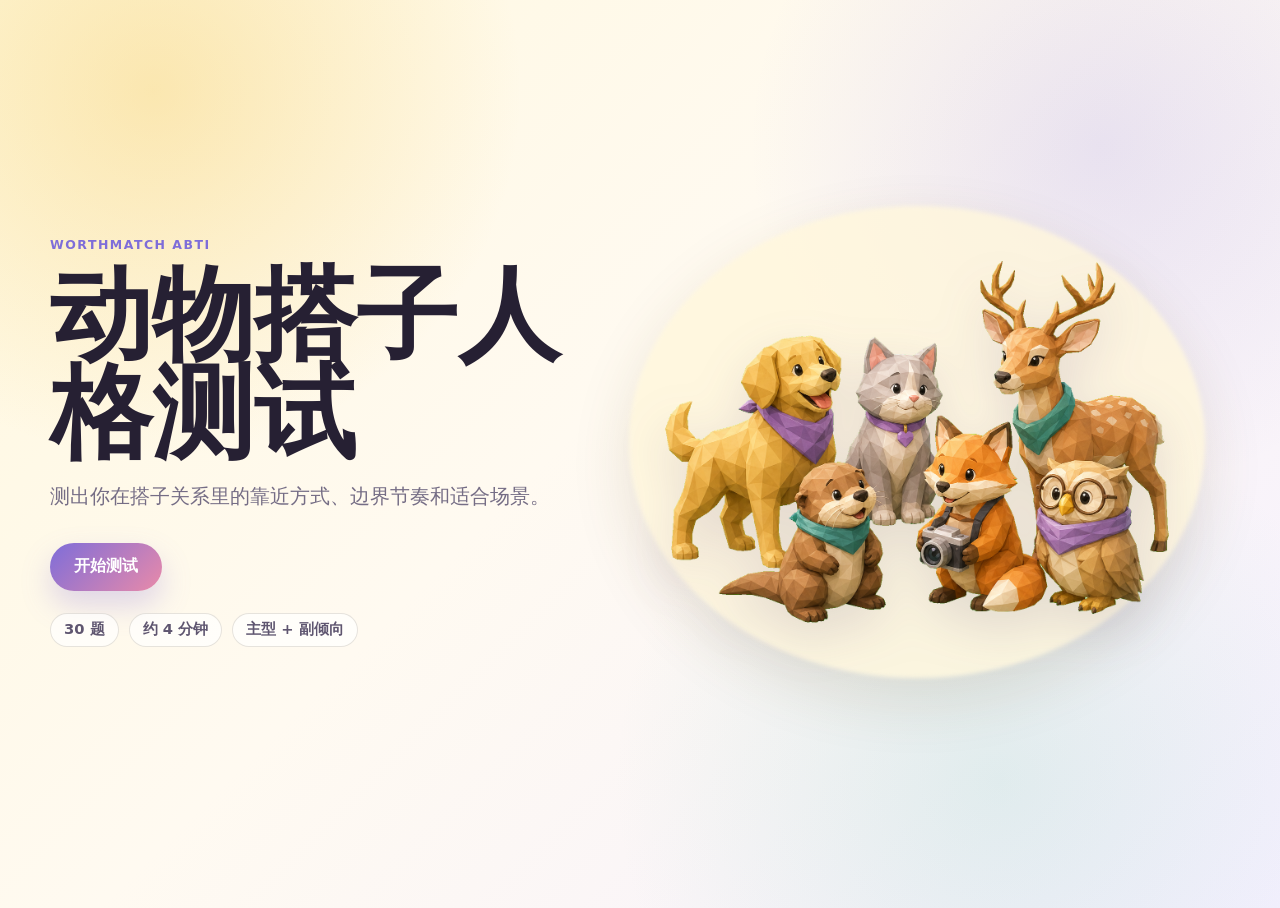
<file: index.html>
<!doctype html>
<html lang="zh-CN">
  <head>
    <meta charset="UTF-8" />
    <meta name="viewport" content="width=device-width, initial-scale=1.0" />
    <meta http-equiv="refresh" content="0; url=./mvp/" />
    <title>WorthMatch ABTI</title>
    <style>
      body {
        margin: 0;
        min-height: 100vh;
        display: grid;
        place-items: center;
        color: #262033;
        font-family:
          Inter, ui-sans-serif, system-ui, -apple-system, BlinkMacSystemFont, "PingFang SC",
          "Microsoft YaHei", sans-serif;
        background: linear-gradient(135deg, #fff8dd 0%, #fffaf1 46%, #f5f0ff 100%);
      }

      a {
        color: #7e6dd9;
        font-weight: 800;
      }
    </style>
  </head>
  <body>
    <main>
      <p>正在打开 WorthMatch ABTI。若没有自动跳转，请点击 <a href="./mvp/">进入测试</a>。</p>
    </main>
  </body>
</html>
</file>
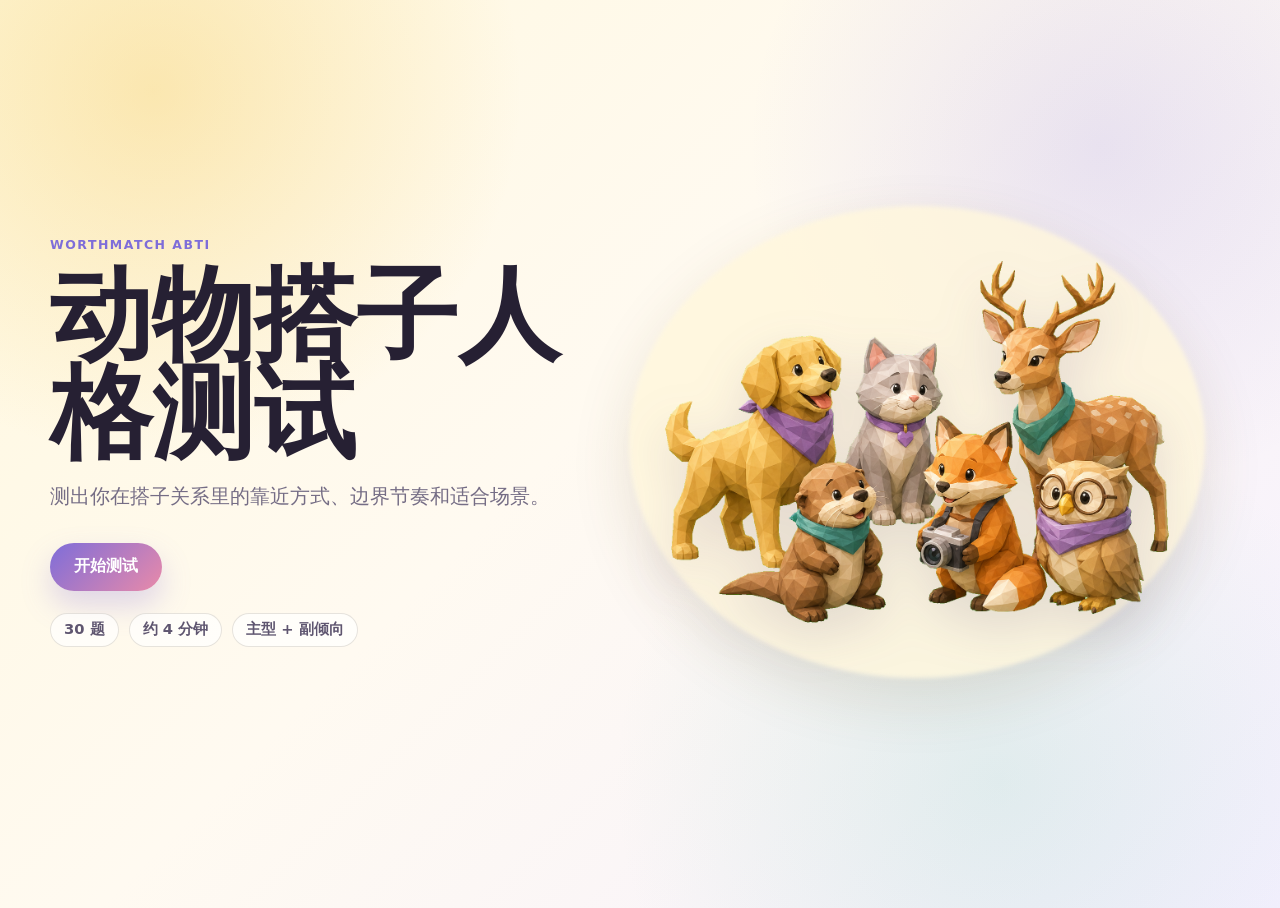
<file: mvp/index.html>
<!doctype html>
<html lang="zh-CN">
  <head>
    <meta charset="UTF-8" />
    <meta name="viewport" content="width=device-width, initial-scale=1.0" />
    <title>WorthMatch ABTI 动物搭子人格测试</title>
    <link rel="stylesheet" href="./styles.css?v=20260429a" />
  </head>
  <body>
    <main id="app" class="app-shell">
      <section id="startView" class="start-view">
        <div class="start-copy">
          <p class="eyebrow">WorthMatch ABTI</p>
          <h1>动物搭子人格测试</h1>
          <p class="lead">测出你在搭子关系里的靠近方式、边界节奏和适合场景。</p>
          <div class="start-actions">
            <button id="startButton" class="primary-action" type="button">开始测试</button>
            <button id="resumeButton" class="ghost-action" type="button">继续上次</button>
          </div>
          <div class="start-meta">
            <span>30 题</span>
            <span>约 4 分钟</span>
            <span>主型 + 副倾向</span>
          </div>
        </div>
        <div class="hero-stage" aria-hidden="true">
          <img class="hero-scene" src="../assets/question_scenes_v2/transparent/HOME_transparent.png" alt="" />
        </div>
      </section>

      <section id="testView" class="test-view hidden">
        <header class="test-header">
          <div class="progress-wrap" aria-label="测试进度">
            <div class="progress-label"><span id="progressText">1 / 30</span><span id="sectionText">核心量表</span></div>
            <div class="progress-track"><div id="progressBar" class="progress-bar"></div></div>
          </div>
          <button id="resetButton" class="icon-text-button" type="button">重测</button>
        </header>

        <div class="question-layout">
          <aside class="question-mascot">
            <img id="questionMascot" src="../assets/question_scenes_v2/transparent/Q01_transparent.png" alt="" />
          </aside>
          <article id="questionCard" class="question-card"></article>
        </div>
      </section>

      <section id="resultView" class="result-view hidden">
        <header class="result-hero">
          <div class="result-copy">
            <p class="eyebrow">你的 ABTI 结果</p>
            <h2 id="resultTitle">水獭系主调</h2>
            <p id="resultSubtitle" class="lead"></p>
            <div id="resultKeywords" class="chip-row"></div>
            <div class="result-actions">
              <button id="shareButton" class="primary-action" type="button">生成分享卡</button>
              <button id="restartButton" class="ghost-action" type="button">重新测试</button>
            </div>
          </div>
          <div class="result-animal-stage">
            <img id="mainAnimalImage" alt="" />
          </div>
        </header>

        <section class="result-grid">
          <article class="panel">
            <h3>类型权重</h3>
            <div id="animalWeights" class="weight-list"></div>
          </article>
          <article class="panel">
            <h3>适合找的搭子</h3>
            <div id="sceneList" class="scene-list"></div>
          </article>
          <article class="panel">
            <h3>适合一起玩的类型</h3>
            <div id="matchList" class="match-list"></div>
          </article>
          <article class="panel wide-panel">
            <h3>8 维关系向量</h3>
            <div id="traitBars" class="trait-bars"></div>
          </article>
          <article class="panel">
            <h3>结果稳定度</h3>
            <div id="confidenceBlock" class="confidence-block"></div>
          </article>
        </section>

        <section id="shareCardPanel" class="share-card-panel hidden">
          <canvas id="shareCanvas" width="1080" height="1440" aria-label="分享卡预览"></canvas>
        </section>
      </section>
    </main>

    <script src="./app.js?v=20260429a"></script>
  </body>
</html>
</file>
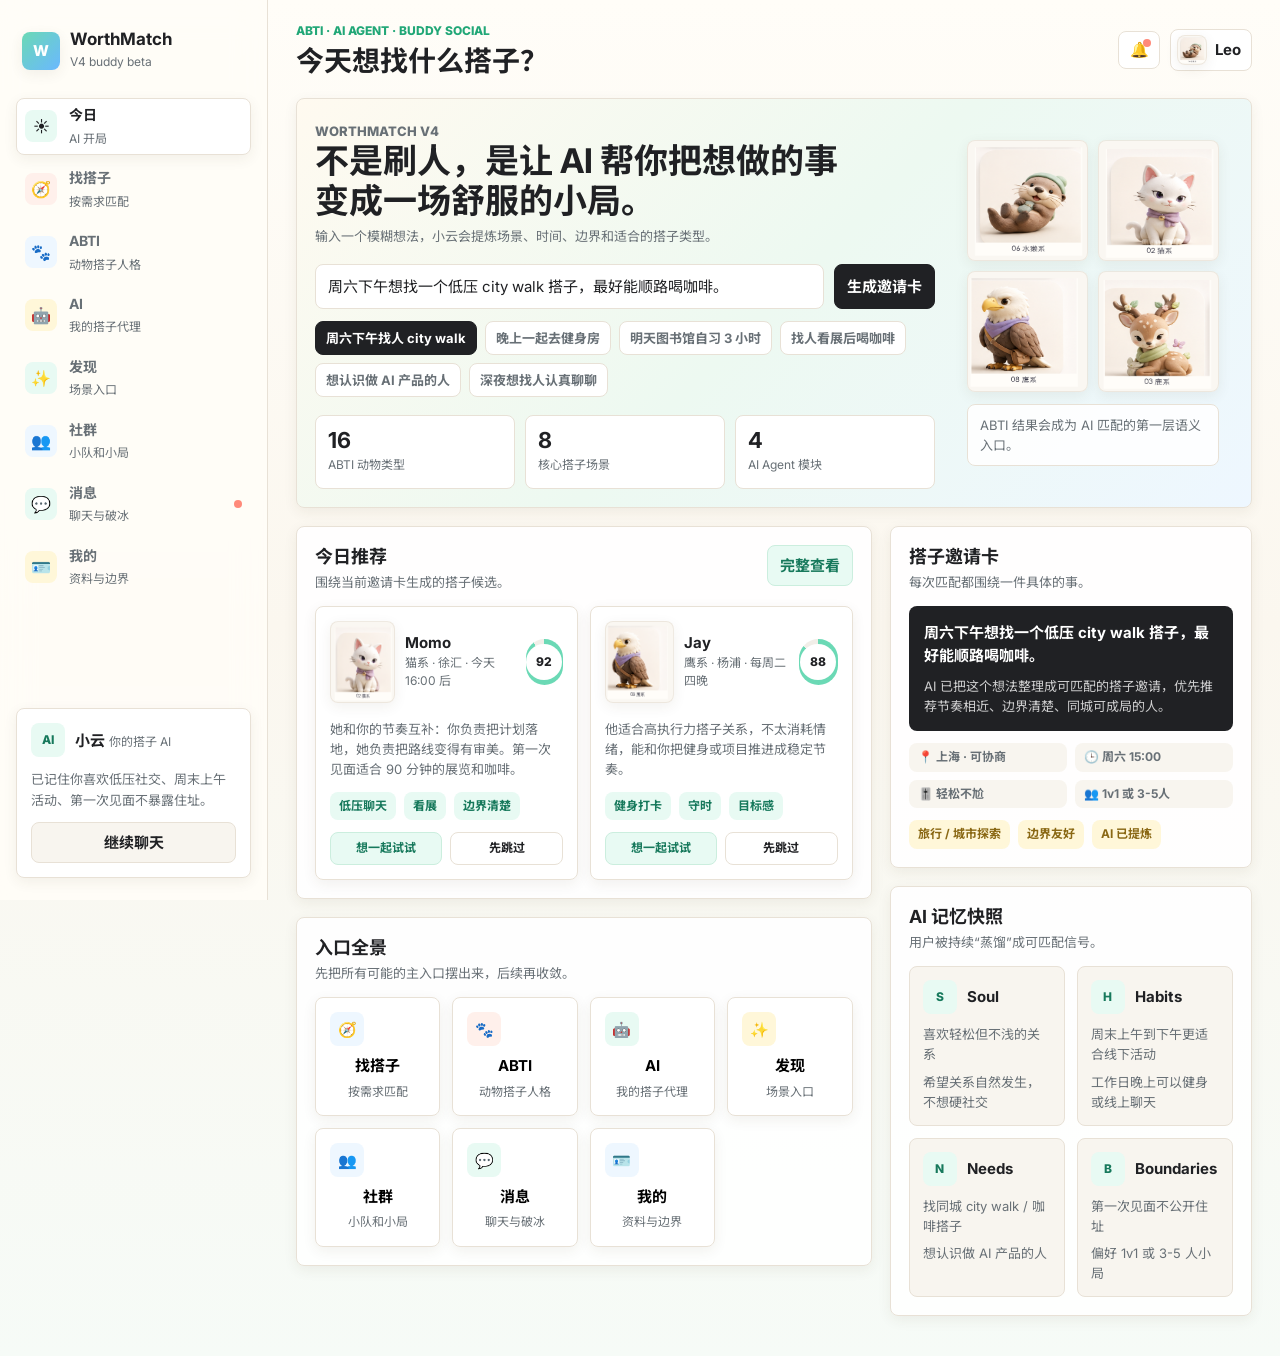
<file: v4/index.html>
<!DOCTYPE html>
<html lang="zh-CN">
<head>
  <meta charset="UTF-8">
  <meta name="viewport" content="width=device-width, initial-scale=1.0">
  <title>WorthMatch V4 Demo</title>
  <link rel="preconnect" href="https://fonts.googleapis.com">
  <link rel="preconnect" href="https://fonts.gstatic.com" crossorigin>
  <link href="https://fonts.googleapis.com/css2?family=Inter:wght@400;500;600;700;800&family=Noto+Sans+SC:wght@400;500;600;700;800&display=swap" rel="stylesheet">
  <link rel="stylesheet" href="./styles.css">
</head>
<body>
  <div class="app-shell">
    <aside class="side-nav" aria-label="WorthMatch V4 navigation">
      <a class="brand" href="#today" data-route="today" aria-label="WorthMatch V4">
        <span class="brand-mark">W</span>
        <span>
          <strong>WorthMatch</strong>
          <small>V4 buddy beta</small>
        </span>
      </a>

      <nav class="nav-list" id="sideNav"></nav>

      <section class="ai-pocket">
        <div class="ai-pocket-head">
          <span class="mini-avatar">AI</span>
          <span>
            <strong>小云</strong>
            <small>你的搭子 AI</small>
          </span>
        </div>
        <p>已记住你喜欢低压社交、周末上午活动、第一次见面不暴露住址。</p>
        <button class="ghost-button" data-route="ai">继续聊天</button>
      </section>
    </aside>

    <main class="main-stage">
      <header class="top-bar">
        <div>
          <p class="eyebrow">ABTI · AI Agent · Buddy Social</p>
          <h1 id="pageTitle">今天想找什么搭子？</h1>
        </div>
        <div class="top-actions">
          <button class="icon-button" aria-label="查看通知">
            <span>🔔</span>
            <i></i>
          </button>
          <button class="profile-chip" data-route="profile">
            <span class="animal-sprite tiny" data-animal="otter"></span>
            <span>Leo</span>
          </button>
        </div>
      </header>

      <section id="view" class="view"></section>
    </main>

    <nav class="bottom-nav" id="bottomNav" aria-label="WorthMatch V4 mobile navigation"></nav>
  </div>

  <template id="animalSpriteTemplate">
    <span class="animal-sprite"></span>
  </template>

  <script src="./app.js"></script>
</body>
</html>
</file>
<file: mvp/styles.css>
:root {
  color-scheme: light;
  --ink: #262033;
  --muted: #756d85;
  --soft: #fff5d8;
  --soft-2: #fffaf0;
  --line: rgba(67, 52, 30, 0.13);
  --lavender: #7e6dd9;
  --pink: #e98aa9;
  --mint: #80cdb9;
  --butter: #f4ca5f;
  --sky: #7bb7de;
  --coral: #ef9b76;
  --goose: #fff1c2;
  --white: #ffffff;
  --shadow: 0 22px 60px rgba(109, 82, 36, 0.14);
}

* {
  box-sizing: border-box;
}

body {
  margin: 0;
  min-height: 100vh;
  color: var(--ink);
  font-family:
    Inter, ui-sans-serif, system-ui, -apple-system, BlinkMacSystemFont, "PingFang SC",
    "Microsoft YaHei", sans-serif;
  background:
    radial-gradient(circle at 12% 10%, rgba(244, 202, 95, 0.38), transparent 23rem),
    radial-gradient(circle at 86% 16%, rgba(126, 109, 217, 0.16), transparent 22rem),
    radial-gradient(circle at 78% 86%, rgba(128, 205, 185, 0.2), transparent 24rem),
    linear-gradient(135deg, #fff8dd 0%, #fffaf1 46%, #f5f0ff 100%);
}

button {
  font: inherit;
}

.hidden {
  display: none !important;
}

.app-shell {
  width: min(1180px, calc(100vw - 32px));
  margin: 0 auto;
  padding: 32px 0 56px;
}

.start-view,
.result-hero,
.question-layout {
  min-height: calc(100vh - 80px);
}

.start-view {
  display: grid;
  grid-template-columns: minmax(0, 0.9fr) minmax(360px, 1.1fr);
  align-items: center;
  gap: 42px;
}

.eyebrow {
  margin: 0 0 14px;
  color: var(--lavender);
  font-size: 0.78rem;
  font-weight: 800;
  letter-spacing: 0.12em;
  text-transform: uppercase;
}

h1,
h2,
h3,
p {
  margin-top: 0;
}

h1 {
  margin-bottom: 18px;
  font-size: clamp(3rem, 8vw, 6.8rem);
  line-height: 0.95;
  letter-spacing: 0;
}

h2 {
  margin-bottom: 16px;
  font-size: clamp(2.3rem, 5vw, 5.2rem);
  line-height: 0.96;
  letter-spacing: 0;
}

h3 {
  margin-bottom: 18px;
  font-size: 1.05rem;
}

.lead {
  max-width: 560px;
  color: var(--muted);
  font-size: clamp(1.06rem, 2.2vw, 1.28rem);
  line-height: 1.75;
}

.start-actions,
.result-actions {
  display: flex;
  flex-wrap: wrap;
  gap: 12px;
  margin: 28px 0 22px;
}

.primary-action,
.ghost-action,
.icon-text-button {
  min-height: 48px;
  border: 0;
  cursor: pointer;
  transition:
    transform 0.18s ease,
    box-shadow 0.18s ease,
    background 0.18s ease;
}

.primary-action {
  padding: 0 24px;
  border-radius: 999px;
  color: #fff;
  background: linear-gradient(135deg, #7e6dd9, #e98aa9);
  box-shadow: 0 14px 30px rgba(126, 109, 217, 0.26);
  font-weight: 800;
}

.ghost-action,
.icon-text-button {
  padding: 0 18px;
  border: 1px solid var(--line);
  border-radius: 999px;
  color: var(--ink);
  background: rgba(255, 255, 255, 0.72);
  font-weight: 700;
}

.primary-action:hover,
.ghost-action:hover,
.icon-text-button:hover {
  transform: translateY(-1px);
}

.start-meta,
.chip-row,
.scale-row,
.choice-grid,
.calibration-options {
  display: flex;
  flex-wrap: wrap;
  gap: 10px;
}

.start-meta span,
.chip,
.scene-chip {
  display: inline-flex;
  align-items: center;
  min-height: 34px;
  padding: 0 13px;
  border: 1px solid var(--line);
  border-radius: 999px;
  background: rgba(255, 255, 255, 0.68);
  color: #5f5670;
  font-size: 0.92rem;
  font-weight: 700;
}

.hero-stage,
.result-animal-stage {
  position: relative;
  min-height: 620px;
}

.hero-stage::before,
.result-animal-stage::before {
  position: absolute;
  inset: 12% 4%;
  content: "";
  border-radius: 50%;
  background: rgba(255, 247, 218, 0.78);
  filter: blur(2px);
  box-shadow: var(--shadow);
}

.hero-animal {
  position: absolute;
  width: min(36vw, 330px);
  height: auto;
  object-fit: contain;
  filter: drop-shadow(0 18px 24px rgba(76, 56, 113, 0.2));
}

.hero-scene {
  position: absolute;
  z-index: 2;
  left: 50%;
  top: 50%;
  width: min(46vw, 520px);
  max-height: 540px;
  object-fit: contain;
  transform: translate(-50%, -50%);
  filter: drop-shadow(0 18px 24px rgba(76, 56, 113, 0.14));
}

.hero-dog {
  z-index: 3;
  left: 3%;
  top: 8%;
  width: min(24vw, 230px);
}

.hero-cat {
  z-index: 3;
  left: 1%;
  top: 56%;
  width: min(22vw, 210px);
}

.hero-owl {
  z-index: 3;
  right: 0;
  bottom: 5%;
  width: min(23vw, 220px);
}

.test-header {
  position: sticky;
  top: 0;
  z-index: 5;
  display: grid;
  grid-template-columns: minmax(0, 1fr) auto;
  gap: 18px;
  align-items: center;
  padding: 18px 0;
  backdrop-filter: blur(18px);
}

.progress-label {
  display: flex;
  justify-content: space-between;
  margin-bottom: 9px;
  color: var(--muted);
  font-size: 0.9rem;
  font-weight: 800;
}

.progress-track {
  height: 11px;
  overflow: hidden;
  border-radius: 999px;
  background: rgba(255, 255, 255, 0.74);
  box-shadow: inset 0 0 0 1px var(--line);
}

.progress-bar {
  height: 100%;
  width: 0;
  border-radius: inherit;
  background: linear-gradient(90deg, var(--mint), var(--sky), var(--pink));
  transition: width 0.22s ease;
}

.question-layout {
  display: grid;
  grid-template-columns: minmax(260px, 0.46fr) minmax(0, 1fr);
  gap: 28px;
  align-items: center;
}

.question-mascot {
  display: grid;
  place-items: center;
  min-height: 360px;
}

.question-mascot img {
  width: min(28vw, 320px);
  max-height: 350px;
  object-fit: contain;
  filter: drop-shadow(0 18px 28px rgba(109, 82, 36, 0.16));
}

.question-card,
.panel {
  border: 1px solid var(--line);
  border-radius: 8px;
  background: rgba(255, 255, 255, 0.8);
  box-shadow: var(--shadow);
}

.question-card {
  padding: clamp(22px, 4vw, 42px);
}

.question-type {
  margin-bottom: 12px;
  color: var(--lavender);
  font-size: 0.82rem;
  font-weight: 900;
}

.question-title {
  margin-bottom: 26px;
  font-size: clamp(1.5rem, 3vw, 2.2rem);
  line-height: 1.32;
}

.ab-statements {
  display: grid;
  grid-template-columns: 1fr 1fr;
  gap: 14px;
  margin-bottom: 18px;
}

.statement {
  min-height: 110px;
  padding: 18px;
  border: 1px solid var(--line);
  border-radius: 8px;
  background: #fff;
}

.statement strong {
  display: block;
  margin-bottom: 8px;
  color: var(--lavender);
}

.scale-row {
  display: grid;
  grid-template-columns: repeat(5, minmax(0, 1fr));
  gap: 10px;
}

.scale-button,
.choice-button,
.calibration-button,
.prev-question-button,
.next-question-button {
  min-height: 58px;
  padding: 12px 14px;
  border: 1px solid var(--line);
  border-radius: 8px;
  background: #fff;
  color: var(--ink);
  cursor: pointer;
  font-weight: 800;
  line-height: 1.35;
  text-align: center;
}

.scale-button:hover,
.choice-button:hover,
.calibration-button:hover,
.prev-question-button:hover,
.next-question-button:hover,
.selected {
  border-color: rgba(126, 109, 217, 0.56);
  background: #fff3c8;
}

.prev-question-button:disabled,
.next-question-button:disabled {
  cursor: not-allowed;
  opacity: 0.46;
}

.question-footer {
  display: grid;
  grid-template-columns: auto minmax(0, 1fr) auto;
  align-items: center;
  gap: 12px;
  margin-top: 18px;
  color: var(--muted);
  font-size: 0.9rem;
  font-weight: 700;
}

.prev-question-button,
.next-question-button {
  min-width: 112px;
  background: #fffaf0;
}

.choice-grid {
  display: grid;
  grid-template-columns: repeat(2, minmax(0, 1fr));
  gap: 14px;
}

.choice-button {
  min-height: 88px;
  text-align: left;
}

.calibration-options {
  display: grid;
  grid-template-columns: repeat(2, minmax(0, 1fr));
  gap: 12px;
}

.calibration-button {
  min-height: 78px;
  text-align: left;
}

.result-hero {
  display: grid;
  grid-template-columns: minmax(0, 0.98fr) minmax(360px, 0.9fr);
  align-items: center;
  gap: 36px;
}

.result-animal-stage {
  display: grid;
  place-items: center;
}

.result-animal-stage img {
  position: relative;
  z-index: 1;
  width: min(34vw, 330px);
  max-height: 380px;
  object-fit: contain;
  filter: drop-shadow(0 20px 30px rgba(76, 56, 113, 0.2));
}

.result-grid {
  display: grid;
  grid-template-columns: repeat(4, minmax(0, 1fr));
  gap: 16px;
  margin-top: -40px;
}

.panel {
  padding: 22px;
}

.wide-panel {
  grid-column: span 2;
}

.weight-list,
.scene-list,
.match-list,
.trait-bars {
  display: grid;
  gap: 12px;
}

.weight-item {
  display: grid;
  grid-template-columns: 42px minmax(0, 1fr) auto;
  gap: 10px;
  align-items: center;
}

.weight-item img {
  width: 42px;
  height: 42px;
  object-fit: contain;
}

.match-card-row {
  display: grid;
  grid-template-columns: repeat(3, minmax(0, 1fr));
  gap: 8px;
}

.match-card {
  display: grid;
  min-height: 96px;
  place-items: center;
  gap: 6px;
  padding: 10px 8px;
  border: 1px solid var(--line);
  border-radius: 8px;
  background: rgba(255, 250, 240, 0.74);
  color: #5f5670;
  font-size: 0.86rem;
  text-align: center;
}

.match-card img {
  width: 48px;
  height: 48px;
  object-fit: contain;
}

.match-list p {
  margin: 0;
  color: var(--muted);
  font-size: 0.92rem;
  line-height: 1.7;
}

.bar-track {
  height: 11px;
  overflow: hidden;
  border-radius: 999px;
  background: #eeeaf8;
}

.bar-fill {
  height: 100%;
  border-radius: inherit;
  background: linear-gradient(90deg, var(--butter), var(--mint), var(--lavender));
}

.trait-row {
  display: grid;
  grid-template-columns: minmax(96px, 0.7fr) minmax(0, 1.3fr) 44px;
  gap: 12px;
  align-items: center;
  color: #5f5670;
  font-size: 0.92rem;
  font-weight: 800;
}

.confidence-meter {
  display: grid;
  place-items: center;
  width: 112px;
  height: 112px;
  margin-bottom: 14px;
  border-radius: 999px;
  background:
    radial-gradient(circle closest-side, #fff 72%, transparent 73%),
    conic-gradient(var(--butter) var(--confidence), #efeaf8 0);
  color: var(--ink);
  font-size: 1.6rem;
  font-weight: 900;
}

.confidence-block p {
  color: var(--muted);
  line-height: 1.7;
}

.share-card-panel {
  display: grid;
  place-items: center;
  margin-top: 24px;
  padding: 24px;
  border: 1px solid var(--line);
  border-radius: 8px;
  background: rgba(255, 255, 255, 0.74);
  box-shadow: var(--shadow);
}

.share-card-panel canvas {
  width: min(360px, 100%);
  height: auto;
  border-radius: 8px;
  box-shadow: 0 18px 42px rgba(76, 56, 113, 0.16);
}

@media (max-width: 880px) {
  .app-shell {
    width: min(100vw - 20px, 680px);
    padding-top: 18px;
  }

  .start-view,
  .question-layout,
  .result-hero,
  .result-grid {
    grid-template-columns: 1fr;
  }

  .start-view,
  .result-hero,
  .question-layout {
    min-height: auto;
  }

  .hero-stage {
    min-height: 380px;
  }

  .result-animal-stage {
    min-height: 300px;
  }

  .hero-scene {
    width: min(88vw, 440px);
    max-height: 390px;
  }

  .result-animal-stage img {
    width: min(58vw, 260px);
    max-height: 300px;
  }

  .question-mascot {
    min-height: 260px;
  }

  .question-mascot img {
    width: min(66vw, 260px);
    max-height: 280px;
  }

  .test-header {
    grid-template-columns: minmax(0, 1fr) auto;
  }

  .question-footer {
    grid-template-columns: 1fr 1fr;
  }

  .question-footer span {
    grid-column: 1 / -1;
    grid-row: 1;
  }

  .prev-question-button {
    grid-column: 1;
    grid-row: 2;
  }

  .next-question-button {
    grid-column: 2;
    grid-row: 2;
  }

  .ab-statements,
  .scale-row,
  .choice-grid,
  .calibration-options {
    grid-template-columns: 1fr;
  }

  .result-grid {
    margin-top: 20px;
  }

  .wide-panel {
    grid-column: auto;
  }

  h1 {
    font-size: clamp(3.2rem, 18vw, 5.2rem);
  }
}
</file>
<file: v4/styles.css>
:root {
  --ink: #202124;
  --muted: #687076;
  --soft: #f8f5ef;
  --surface: #fffdf8;
  --line: #e8e1d6;
  --mint: #6bd9b5;
  --mint-soft: #e8faf3;
  --coral: #ff8a7a;
  --coral-soft: #fff0eb;
  --sky: #6ab8ff;
  --sky-soft: #eef7ff;
  --lemon: #ffd86b;
  --lemon-soft: #fff7d9;
  --lilac: #a994ff;
  --lilac-soft: #f1edff;
  --green: #21a777;
  --red: #e55858;
  --shadow: 0 10px 30px rgba(73, 56, 35, 0.09);
  --shadow-soft: 0 4px 14px rgba(73, 56, 35, 0.07);
  --radius: 8px;
}

* {
  box-sizing: border-box;
}

html {
  scroll-behavior: smooth;
}

body {
  margin: 0;
  min-height: 100vh;
  background:
    linear-gradient(180deg, #fffdf8 0%, #fbf7ef 46%, #f6fbf7 100%);
  color: var(--ink);
  font-family: Inter, "Noto Sans SC", system-ui, -apple-system, BlinkMacSystemFont, "Segoe UI", sans-serif;
  font-size: 15px;
  line-height: 1.55;
  letter-spacing: 0;
  -webkit-font-smoothing: antialiased;
  text-rendering: optimizeLegibility;
}

button,
input,
textarea {
  font: inherit;
}

button {
  cursor: pointer;
}

.app-shell {
  min-height: 100vh;
  display: grid;
  grid-template-columns: 268px minmax(0, 1fr);
}

.side-nav {
  position: sticky;
  top: 0;
  height: 100vh;
  padding: 22px 16px;
  border-right: 1px solid var(--line);
  background: rgba(255, 253, 248, 0.88);
  backdrop-filter: blur(16px);
  display: flex;
  flex-direction: column;
  gap: 18px;
}

.brand {
  display: flex;
  align-items: center;
  gap: 10px;
  text-decoration: none;
  color: var(--ink);
  padding: 8px 6px;
}

.brand-mark {
  width: 38px;
  height: 38px;
  border-radius: var(--radius);
  display: grid;
  place-items: center;
  background: linear-gradient(135deg, var(--mint), var(--sky));
  color: white;
  font-weight: 800;
  box-shadow: var(--shadow-soft);
}

.brand strong {
  display: block;
  font-size: 17px;
  line-height: 1.1;
}

.brand small,
.ai-pocket small,
.nav-item small,
.candidate-meta,
.tiny-muted {
  color: var(--muted);
  font-size: 12px;
}

.nav-list {
  display: grid;
  gap: 6px;
}

.nav-item {
  display: grid;
  grid-template-columns: 34px minmax(0, 1fr) auto;
  align-items: center;
  gap: 10px;
  min-height: 46px;
  border: 1px solid transparent;
  border-radius: var(--radius);
  background: transparent;
  color: var(--muted);
  text-align: left;
  padding: 5px 8px;
}

.nav-item:hover,
.nav-item.active {
  color: var(--ink);
  background: #ffffff;
  border-color: var(--line);
  box-shadow: var(--shadow-soft);
}

.nav-icon {
  width: 32px;
  height: 32px;
  border-radius: var(--radius);
  display: grid;
  place-items: center;
  background: var(--mint-soft);
  font-size: 16px;
}

.nav-item:nth-child(2n) .nav-icon {
  background: var(--coral-soft);
}

.nav-item:nth-child(3n) .nav-icon {
  background: var(--sky-soft);
}

.nav-item:nth-child(4n) .nav-icon {
  background: var(--lemon-soft);
}

.nav-item strong {
  display: block;
  font-size: 14px;
  font-weight: 700;
}

.nav-badge {
  width: 8px;
  height: 8px;
  border-radius: 99px;
  background: var(--coral);
}

.ai-pocket {
  margin-top: auto;
  padding: 14px;
  border: 1px solid var(--line);
  border-radius: var(--radius);
  background: #ffffff;
  box-shadow: var(--shadow-soft);
}

.ai-pocket-head,
.memory-head,
.person-row,
.message-row,
.task-row,
.trust-row,
.scene-head,
.result-head {
  display: flex;
  align-items: center;
  gap: 10px;
}

.mini-avatar {
  width: 34px;
  height: 34px;
  border-radius: var(--radius);
  display: grid;
  place-items: center;
  font-size: 12px;
  font-weight: 800;
  color: #17795c;
  background: var(--mint-soft);
}

.ai-pocket p {
  margin: 12px 0;
  color: var(--muted);
  font-size: 13px;
}

.main-stage {
  min-width: 0;
  padding: 22px 28px 40px;
}

.top-bar {
  max-width: 1180px;
  margin: 0 auto 20px;
  display: flex;
  align-items: center;
  justify-content: space-between;
  gap: 18px;
}

.eyebrow {
  margin: 0 0 4px;
  color: var(--green);
  font-size: 12px;
  font-weight: 800;
  text-transform: uppercase;
}

h1,
h2,
h3,
p {
  letter-spacing: 0;
}

h1 {
  margin: 0;
  font-size: 28px;
  line-height: 1.2;
}

h2 {
  margin: 0;
  font-size: 18px;
  line-height: 1.3;
}

h3 {
  margin: 0;
  font-size: 15px;
  line-height: 1.35;
}

.top-actions {
  display: flex;
  align-items: center;
  gap: 10px;
}

.icon-button,
.profile-chip,
.ghost-button,
.primary-button,
.soft-button,
.tab-button,
.chip,
.seg-button,
.small-button {
  border-radius: var(--radius);
  border: 1px solid var(--line);
  background: #ffffff;
  color: var(--ink);
  display: inline-flex;
  align-items: center;
  justify-content: center;
  gap: 8px;
  min-height: 38px;
  padding: 8px 12px;
  font-weight: 700;
  transition: transform 0.15s ease, box-shadow 0.15s ease, background 0.15s ease, border-color 0.15s ease;
}

.icon-button {
  width: 42px;
  position: relative;
  padding: 0;
}

.icon-button i {
  position: absolute;
  top: 7px;
  right: 8px;
  width: 8px;
  height: 8px;
  border-radius: 99px;
  background: var(--coral);
}

.profile-chip {
  padding: 5px 10px 5px 6px;
}

.ghost-button:hover,
.primary-button:hover,
.soft-button:hover,
.tab-button:hover,
.chip:hover,
.seg-button:hover,
.small-button:hover,
.icon-button:hover,
.profile-chip:hover {
  transform: translateY(-1px);
  box-shadow: var(--shadow-soft);
}

.primary-button {
  background: #202124;
  color: #ffffff;
  border-color: #202124;
}

.soft-button {
  background: var(--mint-soft);
  border-color: #cbeede;
  color: #17795c;
}

.ghost-button {
  width: 100%;
  background: var(--soft);
}

.small-button {
  min-height: 32px;
  padding: 6px 10px;
  font-size: 12px;
}

.view {
  max-width: 1180px;
  margin: 0 auto;
}

.view-grid {
  display: grid;
  grid-template-columns: minmax(0, 1.35fr) minmax(320px, 0.85fr);
  gap: 18px;
  align-items: start;
}

.section-stack {
  display: grid;
  gap: 18px;
}

.panel,
.tile,
.candidate-card,
.message-card,
.community-card,
.scene-card,
.abti-card,
.photo-slot {
  border: 1px solid var(--line);
  border-radius: var(--radius);
  background: rgba(255, 255, 255, 0.92);
  box-shadow: var(--shadow-soft);
}

.panel {
  padding: 18px;
}

.panel.flush {
  padding: 0;
  overflow: hidden;
}

.panel-head {
  display: flex;
  align-items: flex-start;
  justify-content: space-between;
  gap: 12px;
  margin-bottom: 14px;
}

.panel-head p,
.hero-copy p,
.candidate-card p,
.scene-card p,
.community-card p,
.message-card p,
.memory-card p,
.result-copy,
.profile-note {
  margin: 4px 0 0;
  color: var(--muted);
  font-size: 13px;
}

.hero-panel {
  min-height: 360px;
  display: grid;
  grid-template-columns: minmax(0, 1.05fr) 280px;
  gap: 18px;
  align-items: stretch;
  background:
    linear-gradient(135deg, #fffaf0 0%, #edf9f1 50%, #eef7ff 100%);
}

.hero-copy {
  display: flex;
  flex-direction: column;
  gap: 18px;
}

.hero-copy h2 {
  max-width: 540px;
  font-size: 34px;
  line-height: 1.18;
}

.need-composer {
  display: grid;
  gap: 12px;
}

.input-row {
  display: grid;
  grid-template-columns: minmax(0, 1fr) auto;
  gap: 10px;
}

.need-input,
.chat-input,
.field {
  width: 100%;
  min-height: 44px;
  border: 1px solid var(--line);
  border-radius: var(--radius);
  background: #ffffff;
  color: var(--ink);
  padding: 10px 12px;
  outline: none;
}

.need-input:focus,
.chat-input:focus,
.field:focus {
  border-color: var(--mint);
  box-shadow: 0 0 0 3px rgba(107, 217, 181, 0.18);
}

.chip-row,
.tag-row,
.scene-tags,
.candidate-actions,
.segmented,
.filter-row {
  display: flex;
  flex-wrap: wrap;
  gap: 8px;
}

.chip,
.tab-button,
.seg-button {
  min-height: 32px;
  padding: 6px 10px;
  color: var(--muted);
  font-size: 13px;
  font-weight: 700;
}

.chip.active,
.tab-button.active,
.seg-button.active {
  background: #202124;
  border-color: #202124;
  color: #ffffff;
}

.hero-visual {
  position: relative;
  display: grid;
  align-content: center;
  gap: 12px;
  padding: 14px;
  overflow: hidden;
}

.animal-stack {
  display: grid;
  grid-template-columns: repeat(2, 1fr);
  gap: 10px;
}

.animal-sprite {
  --pos-x: 0%;
  --pos-y: 0%;
  display: inline-block;
  width: 100%;
  aspect-ratio: 1 / 1;
  border-radius: var(--radius);
  background-image: url("./assets/abti-animals-contact-sheet.png");
  background-size: 400% 400%;
  background-position: var(--pos-x) var(--pos-y);
  background-repeat: no-repeat;
  border: 1px solid rgba(232, 225, 214, 0.7);
  box-shadow: var(--shadow-soft);
  overflow: hidden;
}

.animal-sprite.tiny {
  width: 30px;
  height: 30px;
}

.animal-sprite.small {
  width: 48px;
  height: 48px;
}

.animal-sprite.medium {
  width: 82px;
  height: 82px;
}

.animal-sprite.large {
  width: 160px;
  height: 160px;
}

.floating-note {
  padding: 10px 12px;
  border: 1px solid var(--line);
  border-radius: var(--radius);
  background: rgba(255, 255, 255, 0.86);
  color: var(--muted);
  font-size: 13px;
}

.metric-row {
  display: grid;
  grid-template-columns: repeat(3, 1fr);
  gap: 10px;
}

.metric {
  padding: 12px;
  border: 1px solid var(--line);
  border-radius: var(--radius);
  background: #ffffff;
}

.metric strong {
  display: block;
  font-size: 22px;
  line-height: 1.1;
}

.metric span {
  color: var(--muted);
  font-size: 12px;
}

.tile-grid,
.scene-grid,
.community-grid,
.candidate-grid,
.abti-grid,
.profile-grid,
.memory-grid {
  display: grid;
  gap: 12px;
}

.tile-grid {
  grid-template-columns: repeat(4, minmax(0, 1fr));
}

.tile {
  padding: 14px;
  min-height: 118px;
}

.tile-icon,
.scene-icon {
  width: 34px;
  height: 34px;
  border-radius: var(--radius);
  display: grid;
  place-items: center;
  background: var(--sky-soft);
  margin-bottom: 10px;
}

.tile:nth-child(2n) .tile-icon,
.scene-card:nth-child(2n) .scene-icon {
  background: var(--coral-soft);
}

.tile:nth-child(3n) .tile-icon,
.scene-card:nth-child(3n) .scene-icon {
  background: var(--mint-soft);
}

.tile:nth-child(4n) .tile-icon,
.scene-card:nth-child(4n) .scene-icon {
  background: var(--lemon-soft);
}

.tile p {
  margin: 6px 0 0;
  color: var(--muted);
  font-size: 12px;
}

.invitation {
  display: grid;
  gap: 12px;
}

.invite-body {
  padding: 15px;
  border-radius: var(--radius);
  background: #202124;
  color: white;
}

.invite-body p {
  margin: 8px 0 0;
  color: rgba(255, 255, 255, 0.78);
  font-size: 13px;
}

.invite-meta {
  display: grid;
  grid-template-columns: repeat(2, 1fr);
  gap: 8px;
}

.invite-meta span,
.tag {
  display: inline-flex;
  align-items: center;
  gap: 6px;
  min-height: 28px;
  border-radius: var(--radius);
  background: var(--soft);
  color: var(--muted);
  padding: 5px 9px;
  font-size: 12px;
  font-weight: 700;
}

.tag.mint {
  background: var(--mint-soft);
  color: #17795c;
}

.tag.coral {
  background: var(--coral-soft);
  color: #b94c3e;
}

.tag.sky {
  background: var(--sky-soft);
  color: #1f6ba8;
}

.tag.lemon {
  background: var(--lemon-soft);
  color: #8a6814;
}

.candidate-grid {
  grid-template-columns: repeat(2, minmax(0, 1fr));
}

.candidate-card {
  padding: 14px;
  display: grid;
  gap: 12px;
}

.candidate-top {
  display: flex;
  align-items: center;
  justify-content: space-between;
  gap: 10px;
}

.score-ring {
  width: 46px;
  height: 46px;
  border-radius: 99px;
  display: grid;
  place-items: center;
  background: conic-gradient(var(--mint) var(--score), #f1eee8 0);
  font-size: 12px;
  font-weight: 800;
  color: var(--ink);
}

.score-ring span {
  width: 36px;
  height: 36px;
  border-radius: 99px;
  display: grid;
  place-items: center;
  background: white;
}

.candidate-actions .small-button {
  flex: 1;
}

.memory-grid {
  grid-template-columns: repeat(2, minmax(0, 1fr));
}

.memory-card {
  padding: 13px;
  border-radius: var(--radius);
  background: var(--soft);
  border: 1px solid var(--line);
}

.memory-card ul {
  margin: 10px 0 0;
  padding: 0;
  list-style: none;
  display: grid;
  gap: 7px;
}

.memory-card li {
  color: var(--muted);
  font-size: 13px;
}

.chat-layout {
  display: grid;
  grid-template-columns: minmax(0, 1fr) 330px;
  gap: 18px;
}

.chat-window {
  min-height: 560px;
  display: flex;
  flex-direction: column;
}

.chat-stream {
  flex: 1;
  display: grid;
  align-content: start;
  gap: 10px;
  padding: 18px;
  overflow: auto;
}

.bubble {
  max-width: 76%;
  padding: 11px 13px;
  border-radius: var(--radius);
  font-size: 14px;
}

.bubble.ai {
  justify-self: start;
  background: #ffffff;
  border: 1px solid var(--line);
}

.bubble.user {
  justify-self: end;
  background: #202124;
  color: #ffffff;
}

.chat-box {
  display: grid;
  grid-template-columns: minmax(0, 1fr) auto;
  gap: 10px;
  padding: 14px;
  border-top: 1px solid var(--line);
  background: rgba(255, 255, 255, 0.72);
}

.scene-grid {
  grid-template-columns: repeat(4, minmax(0, 1fr));
}

.scene-card,
.community-card,
.message-card,
.abti-card {
  padding: 14px;
}

.scene-card {
  min-height: 160px;
  display: flex;
  flex-direction: column;
}

.scene-card .small-button {
  margin-top: auto;
}

.community-grid {
  grid-template-columns: repeat(3, minmax(0, 1fr));
}

.community-card {
  display: grid;
  gap: 12px;
}

.people-strip {
  display: flex;
}

.people-dot {
  width: 30px;
  height: 30px;
  border-radius: 99px;
  display: grid;
  place-items: center;
  border: 2px solid white;
  background: var(--mint-soft);
  color: #17795c;
  font-size: 11px;
  font-weight: 800;
  margin-left: -6px;
}

.people-dot:first-child {
  margin-left: 0;
}

.message-layout {
  display: grid;
  grid-template-columns: 320px minmax(0, 1fr);
  gap: 18px;
}

.message-list {
  display: grid;
  gap: 8px;
}

.message-card {
  width: 100%;
  border-color: transparent;
  text-align: left;
}

.message-card.active {
  border-color: #202124;
}

.message-pane {
  min-height: 560px;
}

.abti-layout {
  display: grid;
  grid-template-columns: minmax(0, 1fr) 360px;
  gap: 18px;
  align-items: start;
}

.abti-grid {
  grid-template-columns: repeat(4, minmax(0, 1fr));
}

.abti-animal {
  display: grid;
  justify-items: center;
  gap: 8px;
  padding: 10px;
  border: 1px solid var(--line);
  border-radius: var(--radius);
  background: #fffdf8;
}

.abti-animal strong {
  font-size: 13px;
}

.quiz-card {
  padding: 18px;
  border: 1px solid var(--line);
  border-radius: var(--radius);
  background: #ffffff;
}

.quiz-options {
  display: grid;
  grid-template-columns: repeat(2, minmax(0, 1fr));
  gap: 10px;
  margin-top: 14px;
}

.quiz-option {
  min-height: 74px;
  border-radius: var(--radius);
  border: 1px solid var(--line);
  background: var(--soft);
  padding: 12px;
  text-align: left;
}

.quiz-option:hover,
.quiz-option.selected {
  border-color: #202124;
  background: #ffffff;
}

.result-card {
  display: grid;
  gap: 14px;
}

.result-head {
  justify-content: space-between;
}

.progress-track {
  height: 8px;
  border-radius: 99px;
  background: #f0ebe3;
  overflow: hidden;
}

.progress-fill {
  height: 100%;
  width: 0;
  background: linear-gradient(90deg, var(--mint), var(--sky));
  transition: width 0.2s ease;
}

.profile-grid {
  grid-template-columns: 1fr 1fr;
}

.photo-grid {
  display: grid;
  grid-template-columns: repeat(3, 1fr);
  gap: 10px;
}

.photo-slot {
  aspect-ratio: 1 / 1;
  display: grid;
  place-items: center;
  overflow: hidden;
  background: var(--soft);
  color: var(--muted);
  font-weight: 800;
}

.photo-slot.has-photo {
  background:
    linear-gradient(135deg, rgba(107, 217, 181, 0.5), rgba(106, 184, 255, 0.45)),
    var(--soft);
}

.trust-list,
.task-list {
  display: grid;
  gap: 10px;
}

.trust-row,
.task-row {
  justify-content: space-between;
  padding: 10px 0;
  border-bottom: 1px solid var(--line);
}

.trust-row:last-child,
.task-row:last-child {
  border-bottom: 0;
}

.toggle {
  width: 44px;
  height: 24px;
  border-radius: 99px;
  border: 1px solid var(--line);
  background: #f0ebe3;
  padding: 2px;
}

.toggle::after {
  content: "";
  display: block;
  width: 18px;
  height: 18px;
  border-radius: 99px;
  background: white;
  box-shadow: 0 1px 4px rgba(0, 0, 0, 0.16);
  transition: transform 0.16s ease;
}

.toggle.on {
  background: var(--mint);
}

.toggle.on::after {
  transform: translateX(18px);
}

.bottom-nav {
  display: none;
}

.toast {
  position: fixed;
  left: 50%;
  bottom: 22px;
  transform: translateX(-50%);
  max-width: min(420px, calc(100vw - 36px));
  border-radius: var(--radius);
  background: #202124;
  color: white;
  padding: 10px 14px;
  font-weight: 700;
  box-shadow: var(--shadow);
  z-index: 50;
}

@media (max-width: 1080px) {
  .app-shell {
    grid-template-columns: 1fr;
  }

  .side-nav {
    display: none;
  }

  .main-stage {
    padding: 18px 16px 92px;
  }

  .bottom-nav {
    position: fixed;
    left: 10px;
    right: 10px;
    bottom: 10px;
    z-index: 40;
    display: grid;
    grid-template-columns: repeat(5, 1fr);
    gap: 4px;
    padding: 6px;
    border: 1px solid var(--line);
    border-radius: var(--radius);
    background: rgba(255, 253, 248, 0.94);
    backdrop-filter: blur(16px);
    box-shadow: var(--shadow);
  }

  .bottom-nav .nav-item {
    min-height: 52px;
    grid-template-columns: 1fr;
    justify-items: center;
    gap: 2px;
    padding: 4px 2px;
  }

  .bottom-nav .nav-icon {
    width: 26px;
    height: 26px;
    font-size: 13px;
  }

  .bottom-nav .nav-item small,
  .bottom-nav .nav-badge {
    display: none;
  }

  .bottom-nav .nav-item strong {
    font-size: 11px;
  }
}

@media (max-width: 900px) {
  .top-bar {
    align-items: flex-start;
  }

  h1 {
    font-size: 24px;
  }

  .hero-panel,
  .view-grid,
  .chat-layout,
  .abti-layout,
  .message-layout,
  .profile-grid {
    grid-template-columns: 1fr;
  }

  .hero-visual {
    display: none;
  }

  .tile-grid,
  .scene-grid,
  .community-grid,
  .candidate-grid,
  .abti-grid,
  .memory-grid {
    grid-template-columns: repeat(2, minmax(0, 1fr));
  }
}

@media (max-width: 560px) {
  .main-stage {
    padding-left: 12px;
    padding-right: 12px;
  }

  .top-actions .icon-button {
    display: none;
  }

  .hero-copy h2 {
    font-size: 26px;
  }

  .panel {
    padding: 14px;
  }

  .input-row,
  .chat-box,
  .quiz-options,
  .invite-meta,
  .metric-row {
    grid-template-columns: 1fr;
  }

  .tile-grid,
  .scene-grid,
  .community-grid,
  .candidate-grid,
  .abti-grid,
  .memory-grid {
    grid-template-columns: 1fr;
  }

  .bubble {
    max-width: 92%;
  }
}
</file>
